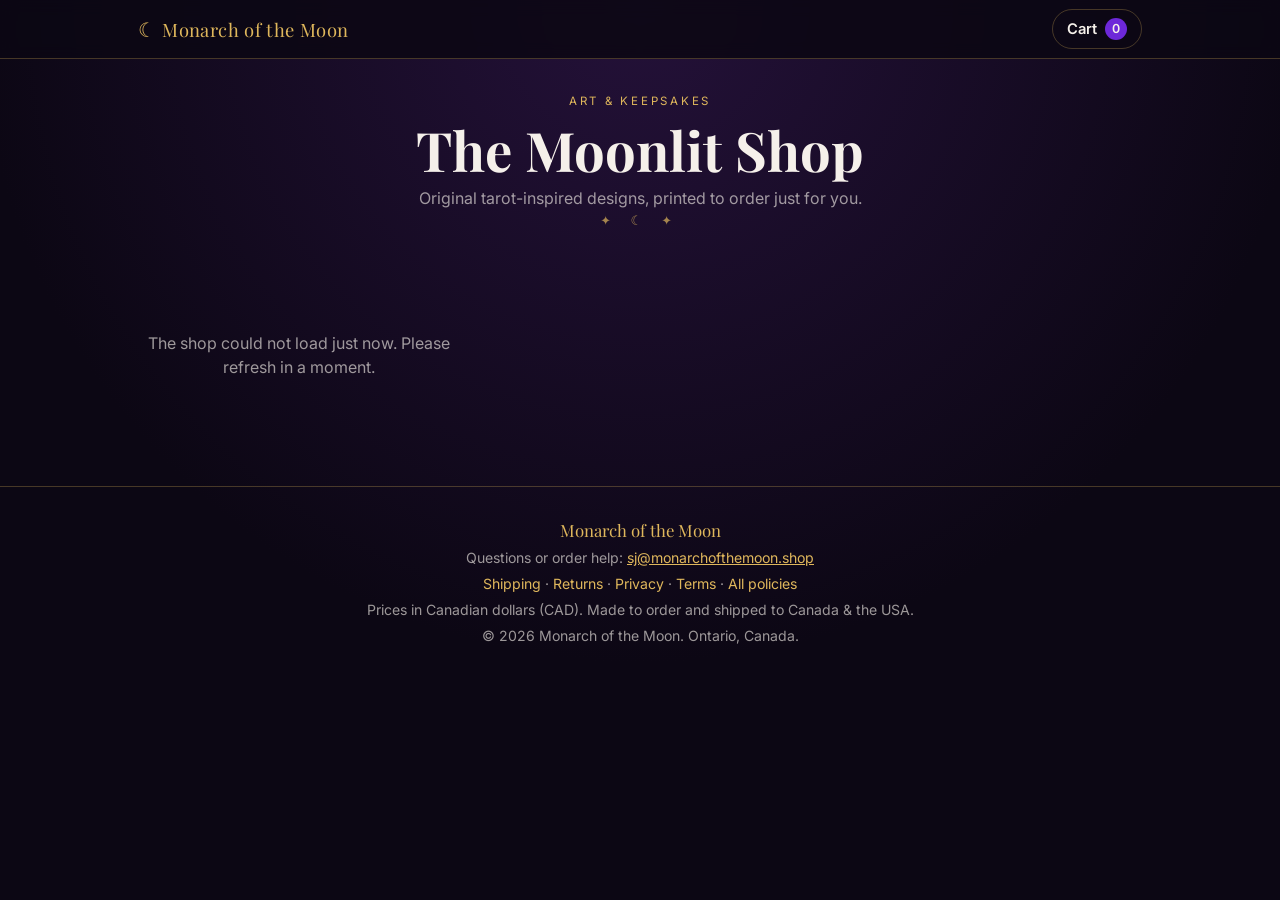
<file: index.html>
<!DOCTYPE html>
<html lang="en">
<head>
<meta charset="UTF-8">
<meta name="viewport" content="width=device-width, initial-scale=1.0">
<title>Monarch of the Moon | Moonlit Tarot Art &amp; Keepsakes</title>
<meta name="description" content="Monarch of the Moon: tarot-inspired gothic art, stickers, wall tapestries and keepsakes, printed to order and shipped across Canada and the USA.">
<link rel="canonical" href="https://monarchofthemoon.shop/">
<meta property="og:type" content="website">
<meta property="og:site_name" content="Monarch of the Moon">
<meta property="og:title" content="Monarch of the Moon | Moonlit Tarot Art &amp; Keepsakes">
<meta property="og:description" content="Tarot-inspired gothic art, stickers and keepsakes, printed to order.">
<meta property="og:url" content="https://monarchofthemoon.shop/">
<meta name="theme-color" content="#0c0714">
<link rel="icon" href="data:image/svg+xml,%3Csvg xmlns=%22http://www.w3.org/2000/svg%22 viewBox=%220 0 100 100%22%3E%3Ctext y=%22.9em%22 font-size=%2290%22%3E%F0%9F%8C%99%3C/text%3E%3C/svg%3E">
<link rel="preconnect" href="https://api.monarchofthemoon.shop" crossorigin>
<link rel="preconnect" href="https://fonts.googleapis.com">
<link rel="preconnect" href="https://fonts.gstatic.com" crossorigin>
<link href="https://fonts.googleapis.com/css2?family=Playfair+Display:wght@700&amp;family=Inter:wght@400;500;600;700&amp;display=swap" rel="stylesheet">
<link rel="stylesheet" href="shop.css?v=4">
<script src="shop.js?v=5" defer></script>
</head>
<body data-page="grid">
<header class="top"><div class="wrap"><a class="brand" href="./"><span>&#9790;</span>Monarch of the Moon</a><a class="cartlink" href="cart.html">Cart <span class="count" data-count>0</span></a></div></header>
<main class="wrap">
<section class="hero"><p class="eyebrow gold">Art &amp; keepsakes</p><h1 class="serif">The Moonlit Shop</h1>
<p class="muted">Original tarot-inspired designs, printed to order just for you.</p><p class="stars">&#10022; &#9790; &#10022;</p></section>
<div class="grid" id="grid" aria-live="polite"></div>
</main>
<footer class="muted"><div class="wrap">
<p class="serif gold" style="font-size:1.05rem">Monarch of the Moon</p>
<p>Questions or order help: <a href="mailto:sj@monarchofthemoon.shop">sj@monarchofthemoon.shop</a></p>
<p class="links"><a href="/legal/shipping.html">Shipping</a> &middot; <a href="/legal/returns.html">Returns</a> &middot; <a href="/legal/privacy.html">Privacy</a> &middot; <a href="/legal/terms.html">Terms</a> &middot; <a href="/legal/">All policies</a></p>
<p>Prices in Canadian dollars (CAD). Made to order and shipped to Canada &amp; the USA.</p>
<p>&copy; 2026 Monarch of the Moon. Ontario, Canada.</p>
</div></footer>
</body>
</html>
</file>
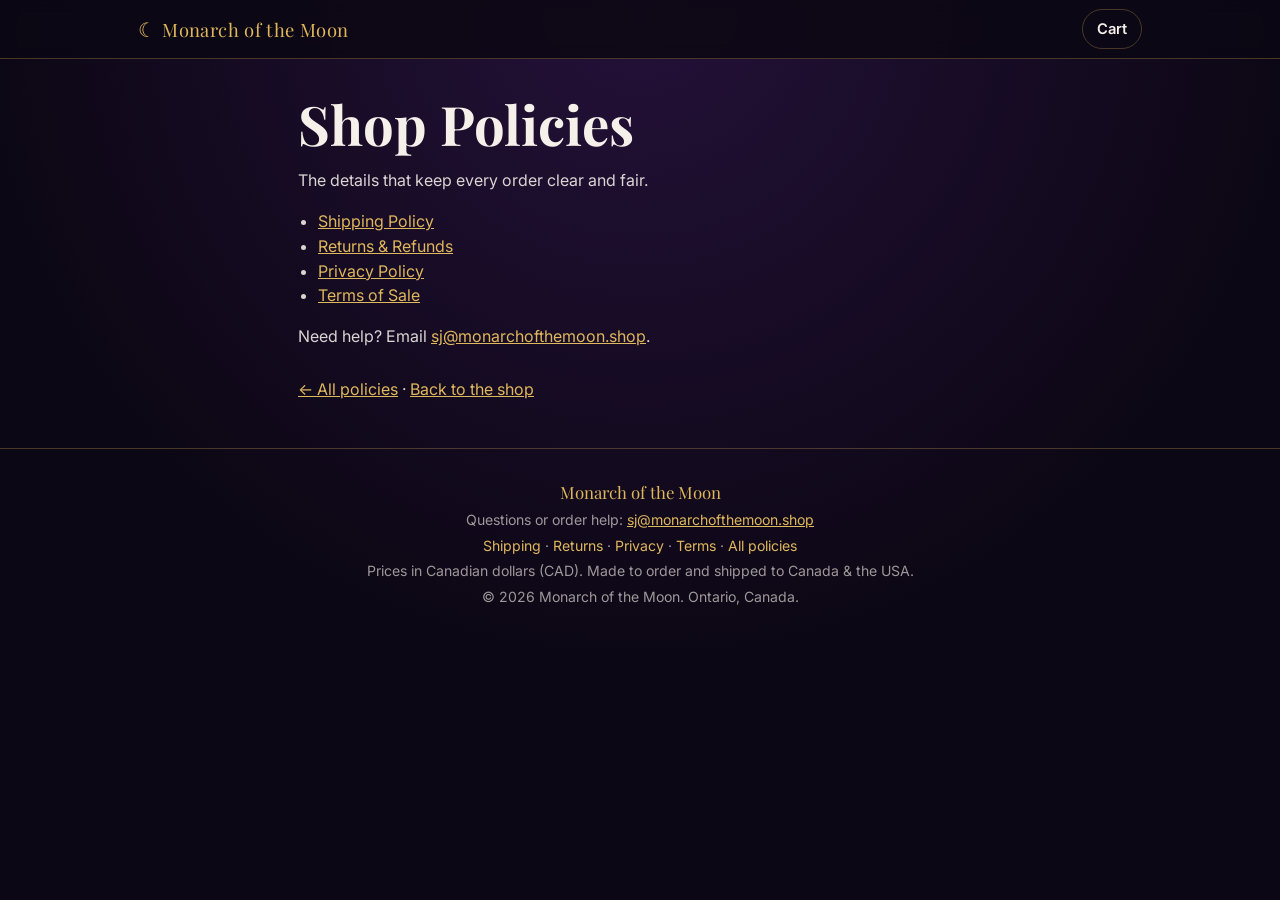
<file: legal/index.html>
<!DOCTYPE html>
<html lang="en">
<head>
<meta charset="UTF-8">
<meta name="viewport" content="width=device-width, initial-scale=1.0">
<title>Shop Policies | Monarch of the Moon</title>
<meta name="description" content="Shipping, returns, privacy and terms for Monarch of the Moon.">
<link rel="canonical" href="https://monarchofthemoon.shop/legal/">
<meta name="theme-color" content="#0c0714">
<link rel="icon" href="data:image/svg+xml,%3Csvg xmlns=%22http://www.w3.org/2000/svg%22 viewBox=%220 0 100 100%22%3E%3Ctext y=%22.9em%22 font-size=%2290%22%3E%F0%9F%8C%99%3C/text%3E%3C/svg%3E">
<link href="https://fonts.googleapis.com/css2?family=Playfair+Display:wght@700&amp;family=Inter:wght@400;500;600;700&amp;display=swap" rel="stylesheet">
<link rel="stylesheet" href="/shop.css?v=4">
<style>.doc{max-width:720px;margin:0 auto;padding:26px 18px 10px}.doc h1{margin:10px 0 4px}.doc h2{font-family:"Playfair Display",Georgia,serif;color:var(--gold);font-size:1.25rem;margin:26px 0 6px}.doc p,.doc li{color:rgba(245,240,234,.88)}.doc ul{padding-left:20px}.doc a{color:var(--gold)}</style>
</head>
<body>
<header class="top"><div class="wrap"><a class="brand" href="/"><span>&#9790;</span>Monarch of the Moon</a><a class="cartlink" href="/cart.html">Cart</a></div></header>
<main class="doc">
<h1 class="serif">Shop Policies</h1>
<p>The details that keep every order clear and fair.</p><ul>
<li><a href="/legal/shipping.html">Shipping Policy</a></li><li><a href="/legal/returns.html">Returns &amp; Refunds</a></li><li><a href="/legal/privacy.html">Privacy Policy</a></li><li><a href="/legal/terms.html">Terms of Sale</a></li></ul>
<p>Need help? Email <a href="mailto:sj@monarchofthemoon.shop">sj@monarchofthemoon.shop</a>.</p>
<p style="margin-top:28px"><a href="/legal/">&larr; All policies</a> &middot; <a href="/">Back to the shop</a></p>
</main>
<footer class="muted"><div class="wrap">
<p class="serif gold" style="font-size:1.05rem">Monarch of the Moon</p>
<p>Questions or order help: <a href="mailto:sj@monarchofthemoon.shop">sj@monarchofthemoon.shop</a></p>
<p class="links"><a href="/legal/shipping.html">Shipping</a> &middot; <a href="/legal/returns.html">Returns</a> &middot; <a href="/legal/privacy.html">Privacy</a> &middot; <a href="/legal/terms.html">Terms</a> &middot; <a href="/legal/">All policies</a></p>
<p>Prices in Canadian dollars (CAD). Made to order and shipped to Canada &amp; the USA.</p>
<p>&copy; 2026 Monarch of the Moon. Ontario, Canada.</p>
</div></footer>
</body>
</html>
</file>
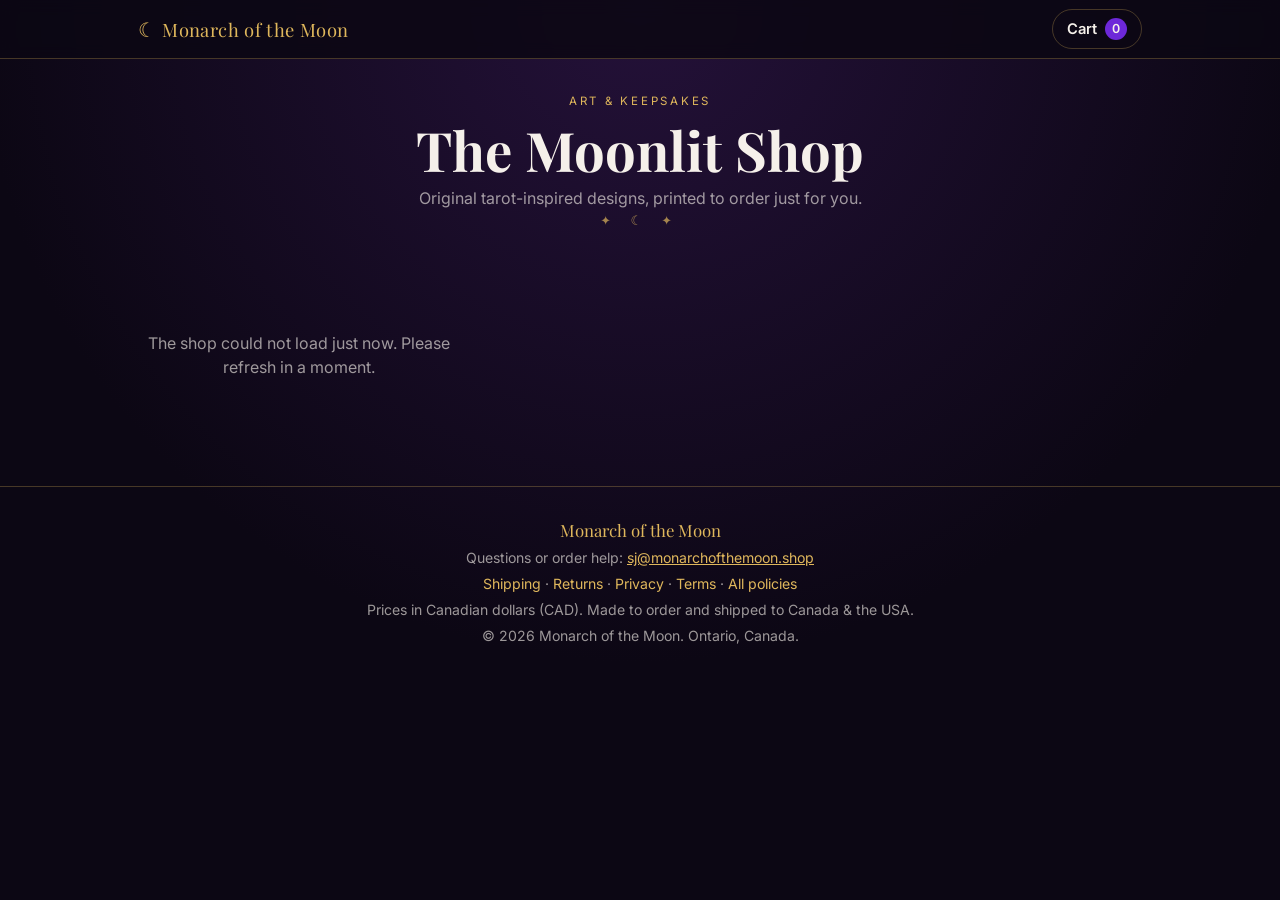
<file: shop/index.html>
<!DOCTYPE html>
<html lang="en"><head><meta charset="UTF-8"><title>Monarch of the Moon</title>
<meta name="robots" content="noindex, follow">
<link rel="canonical" href="https://monarchofthemoon.shop/">
<script>location.replace("/"+location.search+location.hash)</script>
<meta http-equiv="refresh" content="0; url=/">
</head><body><p><a href="/">Continue to Monarch of the Moon</a></p></body></html>
</file>
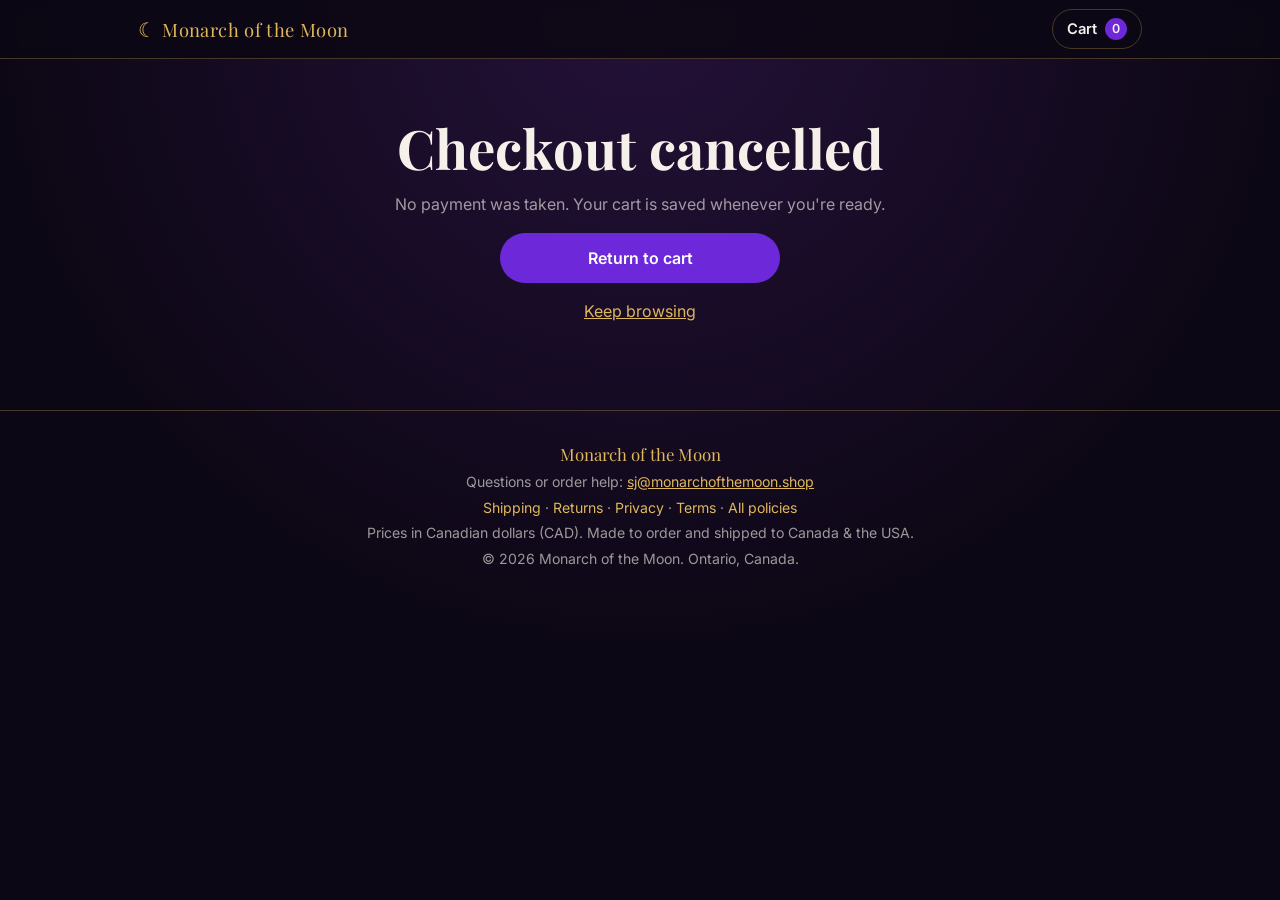
<file: cancel.html>
<!DOCTYPE html>
<html lang="en">
<head>
<meta charset="UTF-8">
<meta name="viewport" content="width=device-width, initial-scale=1.0">
<title>Checkout cancelled | Monarch of the Moon</title>
<meta name="robots" content="noindex, follow">
<meta name="description" content="Monarch of the Moon shop: tarot-inspired art, stickers and keepsakes.">
<meta name="theme-color" content="#0c0714">
<link rel="icon" href="data:image/svg+xml,%3Csvg xmlns=%22http://www.w3.org/2000/svg%22 viewBox=%220 0 100 100%22%3E%3Ctext y=%22.9em%22 font-size=%2290%22%3E%F0%9F%8C%99%3C/text%3E%3C/svg%3E">
<link rel="preconnect" href="https://api.monarchofthemoon.shop" crossorigin>
<link rel="preconnect" href="https://fonts.googleapis.com">
<link rel="preconnect" href="https://fonts.gstatic.com" crossorigin>
<link href="https://fonts.googleapis.com/css2?family=Playfair+Display:wght@700&amp;family=Inter:wght@400;500;600;700&amp;display=swap" rel="stylesheet">
<link rel="stylesheet" href="shop.css?v=4">
<script src="shop.js?v=5" defer></script>
</head>
<body data-page="cancel">
<header class="top"><div class="wrap"><a class="brand" href="./"><span>&#9790;</span>Monarch of the Moon</a><a class="cartlink" href="cart.html">Cart <span class="count" data-count>0</span></a></div></header>
<main class="wrap" style="max-width:600px"><div class="center"><h1 class="serif">Checkout cancelled</h1><p class="muted">No payment was taken. Your cart is saved whenever you're ready.</p>
<p><a class="btn" style="max-width:280px" href="cart.html">Return to cart</a></p><p><a class="gold" href="./">Keep browsing</a></p></div></main>
<footer class="muted"><div class="wrap">
<p class="serif gold" style="font-size:1.05rem">Monarch of the Moon</p>
<p>Questions or order help: <a href="mailto:sj@monarchofthemoon.shop">sj@monarchofthemoon.shop</a></p>
<p class="links"><a href="/legal/shipping.html">Shipping</a> &middot; <a href="/legal/returns.html">Returns</a> &middot; <a href="/legal/privacy.html">Privacy</a> &middot; <a href="/legal/terms.html">Terms</a> &middot; <a href="/legal/">All policies</a></p>
<p>Prices in Canadian dollars (CAD). Made to order and shipped to Canada &amp; the USA.</p>
<p>&copy; 2026 Monarch of the Moon. Ontario, Canada.</p>
</div></footer>
</body>
</html>
</file>
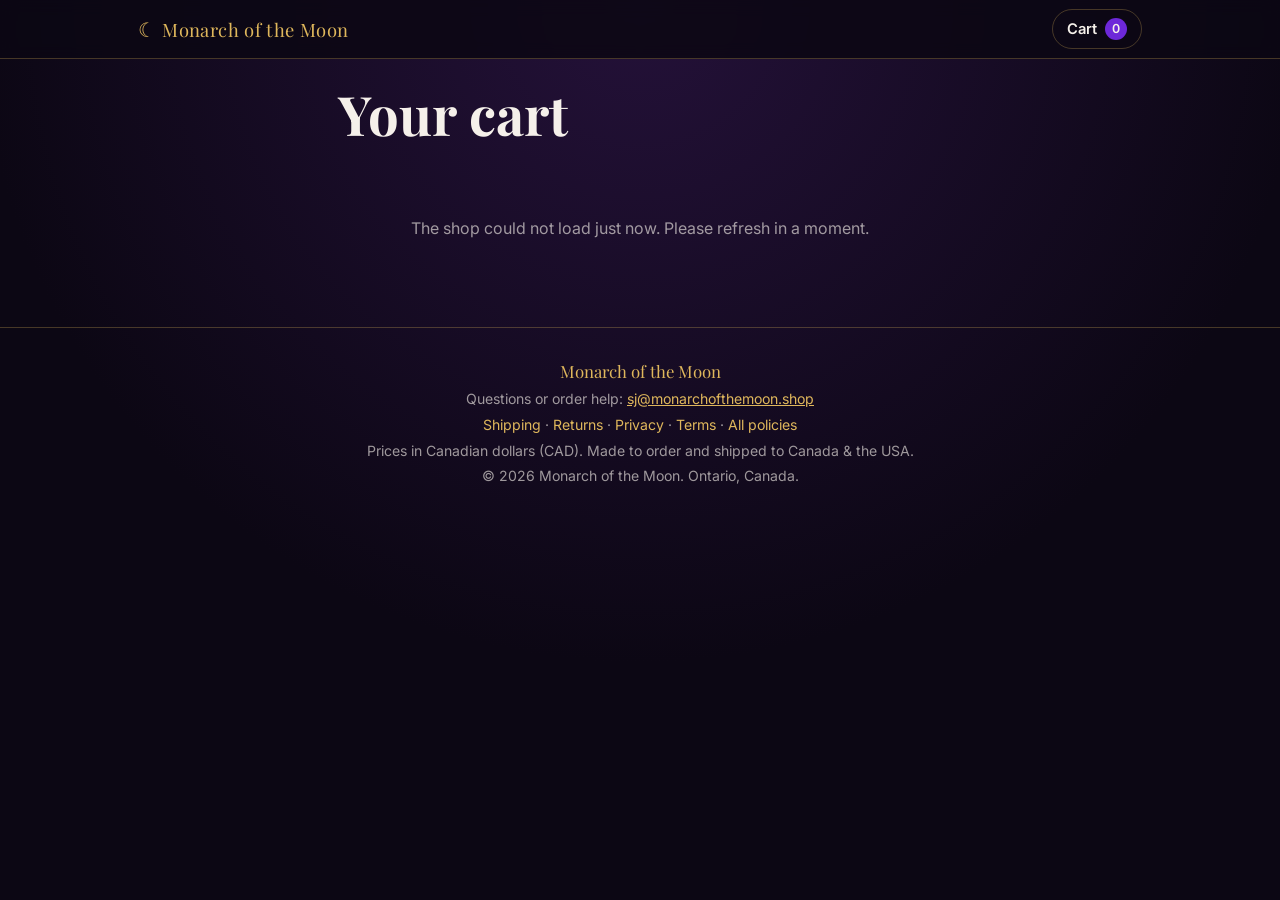
<file: cart.html>
<!DOCTYPE html>
<html lang="en">
<head>
<meta charset="UTF-8">
<meta name="viewport" content="width=device-width, initial-scale=1.0">
<title>Cart | Monarch of the Moon</title>
<meta name="robots" content="noindex, follow">
<meta name="description" content="Monarch of the Moon shop: tarot-inspired art, stickers and keepsakes.">
<meta name="theme-color" content="#0c0714">
<link rel="icon" href="data:image/svg+xml,%3Csvg xmlns=%22http://www.w3.org/2000/svg%22 viewBox=%220 0 100 100%22%3E%3Ctext y=%22.9em%22 font-size=%2290%22%3E%F0%9F%8C%99%3C/text%3E%3C/svg%3E">
<link rel="preconnect" href="https://api.monarchofthemoon.shop" crossorigin>
<link rel="preconnect" href="https://fonts.googleapis.com">
<link rel="preconnect" href="https://fonts.gstatic.com" crossorigin>
<link href="https://fonts.googleapis.com/css2?family=Playfair+Display:wght@700&amp;family=Inter:wght@400;500;600;700&amp;display=swap" rel="stylesheet">
<link rel="stylesheet" href="shop.css?v=4">
<script src="shop.js?v=5" defer></script>
</head>
<body data-page="cart">
<header class="top"><div class="wrap"><a class="brand" href="./"><span>&#9790;</span>Monarch of the Moon</a><a class="cartlink" href="cart.html">Cart <span class="count" data-count>0</span></a></div></header>
<main class="wrap" style="max-width:640px"><h1 class="serif" style="margin-top:26px">Your cart</h1><div id="cart"></div></main>
<footer class="muted"><div class="wrap">
<p class="serif gold" style="font-size:1.05rem">Monarch of the Moon</p>
<p>Questions or order help: <a href="mailto:sj@monarchofthemoon.shop">sj@monarchofthemoon.shop</a></p>
<p class="links"><a href="/legal/shipping.html">Shipping</a> &middot; <a href="/legal/returns.html">Returns</a> &middot; <a href="/legal/privacy.html">Privacy</a> &middot; <a href="/legal/terms.html">Terms</a> &middot; <a href="/legal/">All policies</a></p>
<p>Prices in Canadian dollars (CAD). Made to order and shipped to Canada &amp; the USA.</p>
<p>&copy; 2026 Monarch of the Moon. Ontario, Canada.</p>
</div></footer>
</body>
</html>
</file>
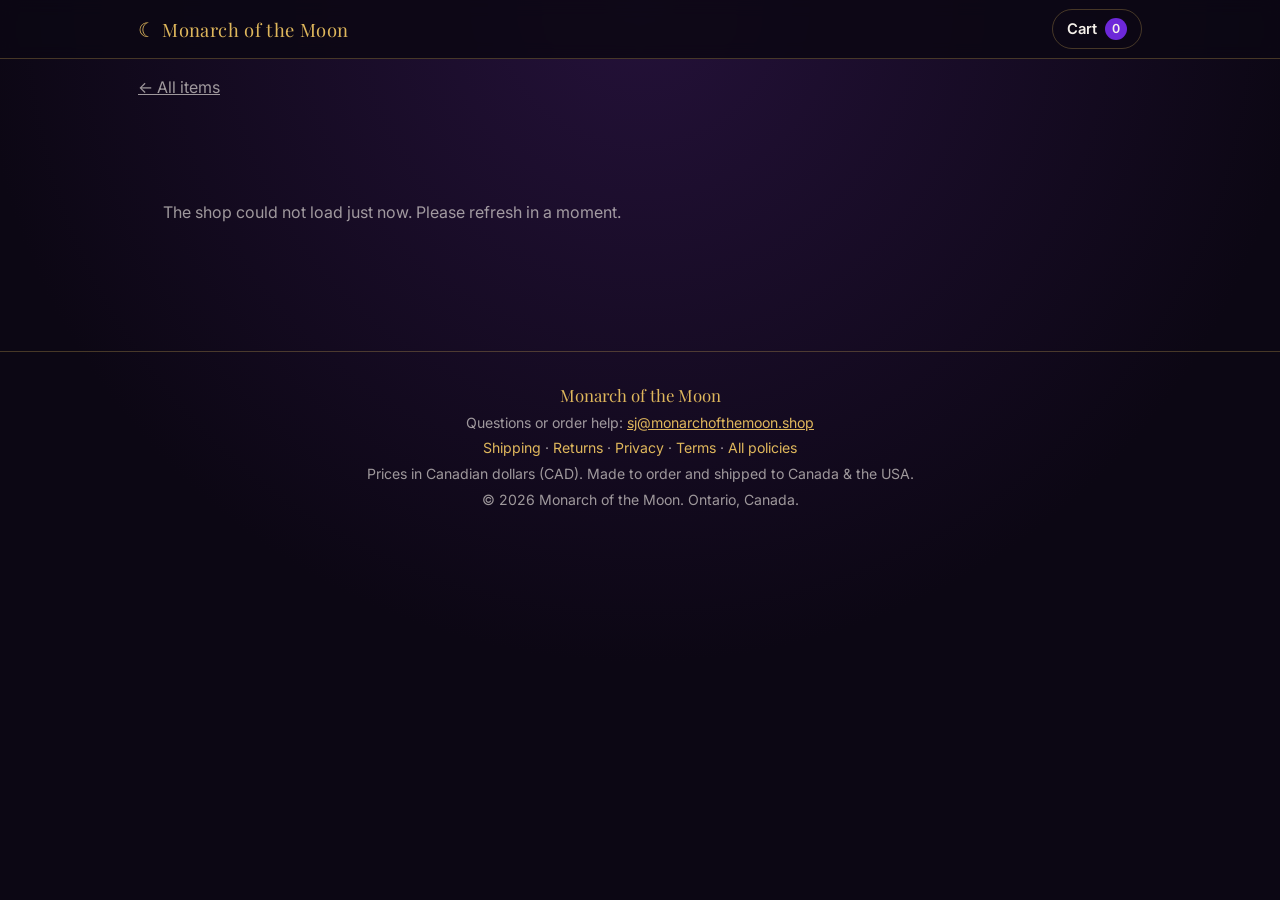
<file: product.html>
<!DOCTYPE html>
<html lang="en">
<head>
<meta charset="UTF-8">
<meta name="viewport" content="width=device-width, initial-scale=1.0">
<title>Monarch of the Moon</title>
<meta name="description" content="Monarch of the Moon shop: tarot-inspired art, stickers and keepsakes.">
<meta name="theme-color" content="#0c0714">
<link rel="icon" href="data:image/svg+xml,%3Csvg xmlns=%22http://www.w3.org/2000/svg%22 viewBox=%220 0 100 100%22%3E%3Ctext y=%22.9em%22 font-size=%2290%22%3E%F0%9F%8C%99%3C/text%3E%3C/svg%3E">
<link rel="preconnect" href="https://api.monarchofthemoon.shop" crossorigin>
<link rel="preconnect" href="https://fonts.googleapis.com">
<link rel="preconnect" href="https://fonts.gstatic.com" crossorigin>
<link href="https://fonts.googleapis.com/css2?family=Playfair+Display:wght@700&amp;family=Inter:wght@400;500;600;700&amp;display=swap" rel="stylesheet">
<link rel="stylesheet" href="shop.css?v=4">
<script src="shop.js?v=5" defer></script>
</head>
<body data-page="product">
<header class="top"><div class="wrap"><a class="brand" href="./"><span>&#9790;</span>Monarch of the Moon</a><a class="cartlink" href="cart.html">Cart <span class="count" data-count>0</span></a></div></header>
<main class="wrap"><p style="margin:16px 0 0"><a class="muted" href="./">&larr; All items</a></p><div class="product" id="product"></div></main>
<footer class="muted"><div class="wrap">
<p class="serif gold" style="font-size:1.05rem">Monarch of the Moon</p>
<p>Questions or order help: <a href="mailto:sj@monarchofthemoon.shop">sj@monarchofthemoon.shop</a></p>
<p class="links"><a href="/legal/shipping.html">Shipping</a> &middot; <a href="/legal/returns.html">Returns</a> &middot; <a href="/legal/privacy.html">Privacy</a> &middot; <a href="/legal/terms.html">Terms</a> &middot; <a href="/legal/">All policies</a></p>
<p>Prices in Canadian dollars (CAD). Made to order and shipped to Canada &amp; the USA.</p>
<p>&copy; 2026 Monarch of the Moon. Ontario, Canada.</p>
</div></footer>
</body>
</html>
</file>
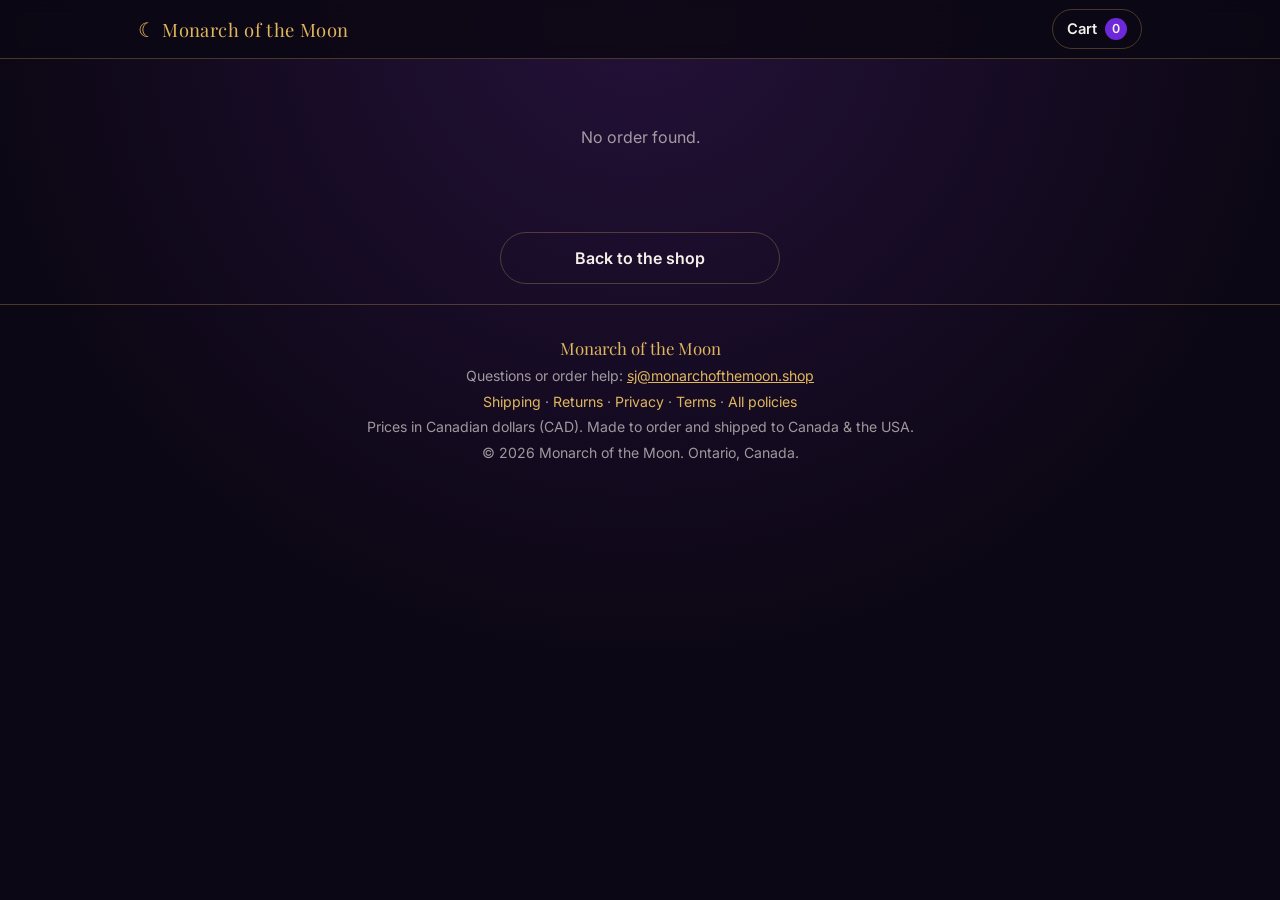
<file: success.html>
<!DOCTYPE html>
<html lang="en">
<head>
<meta charset="UTF-8">
<meta name="viewport" content="width=device-width, initial-scale=1.0">
<title>Thank you | Monarch of the Moon</title>
<meta name="robots" content="noindex, follow">
<meta name="description" content="Monarch of the Moon shop: tarot-inspired art, stickers and keepsakes.">
<meta name="theme-color" content="#0c0714">
<link rel="icon" href="data:image/svg+xml,%3Csvg xmlns=%22http://www.w3.org/2000/svg%22 viewBox=%220 0 100 100%22%3E%3Ctext y=%22.9em%22 font-size=%2290%22%3E%F0%9F%8C%99%3C/text%3E%3C/svg%3E">
<link rel="preconnect" href="https://api.monarchofthemoon.shop" crossorigin>
<link rel="preconnect" href="https://fonts.googleapis.com">
<link rel="preconnect" href="https://fonts.gstatic.com" crossorigin>
<link href="https://fonts.googleapis.com/css2?family=Playfair+Display:wght@700&amp;family=Inter:wght@400;500;600;700&amp;display=swap" rel="stylesheet">
<link rel="stylesheet" href="shop.css?v=4">
<script src="shop.js?v=5" defer></script>
</head>
<body data-page="success">
<header class="top"><div class="wrap"><a class="brand" href="./"><span>&#9790;</span>Monarch of the Moon</a><a class="cartlink" href="cart.html">Cart <span class="count" data-count>0</span></a></div></header>
<main class="wrap" style="max-width:600px"><div class="center" id="done"><p class="muted">Loading your order&hellip;</p></div><p style="text-align:center"><a class="btn ghost" style="max-width:280px" href="./">Back to the shop</a></p></main>
<footer class="muted"><div class="wrap">
<p class="serif gold" style="font-size:1.05rem">Monarch of the Moon</p>
<p>Questions or order help: <a href="mailto:sj@monarchofthemoon.shop">sj@monarchofthemoon.shop</a></p>
<p class="links"><a href="/legal/shipping.html">Shipping</a> &middot; <a href="/legal/returns.html">Returns</a> &middot; <a href="/legal/privacy.html">Privacy</a> &middot; <a href="/legal/terms.html">Terms</a> &middot; <a href="/legal/">All policies</a></p>
<p>Prices in Canadian dollars (CAD). Made to order and shipped to Canada &amp; the USA.</p>
<p>&copy; 2026 Monarch of the Moon. Ontario, Canada.</p>
</div></footer>
</body>
</html>
</file>
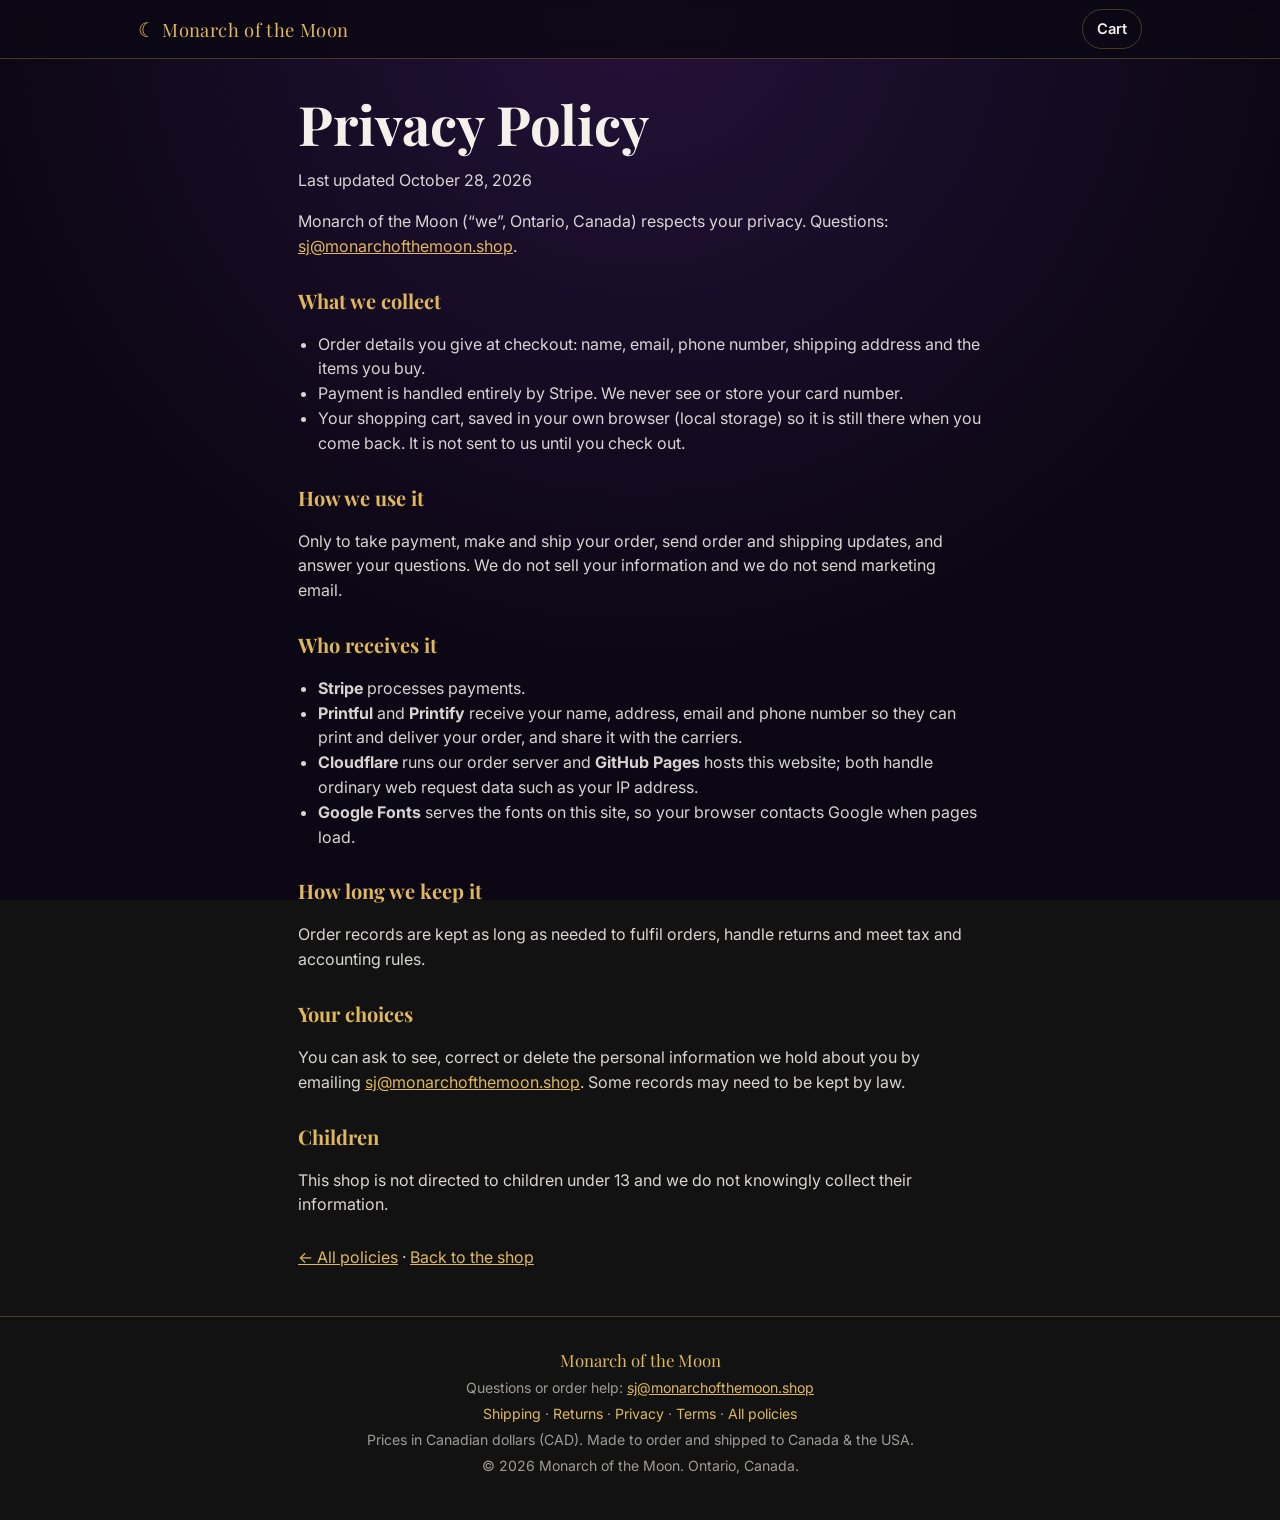
<file: legal/privacy.html>
<!DOCTYPE html>
<html lang="en">
<head>
<meta charset="UTF-8">
<meta name="viewport" content="width=device-width, initial-scale=1.0">
<title>Privacy Policy | Monarch of the Moon</title>
<meta name="description" content="What information Monarch of the Moon collects and how it is used.">
<link rel="canonical" href="https://monarchofthemoon.shop/legal/privacy.html">
<meta name="theme-color" content="#0c0714">
<link rel="icon" href="data:image/svg+xml,%3Csvg xmlns=%22http://www.w3.org/2000/svg%22 viewBox=%220 0 100 100%22%3E%3Ctext y=%22.9em%22 font-size=%2290%22%3E%F0%9F%8C%99%3C/text%3E%3C/svg%3E">
<link href="https://fonts.googleapis.com/css2?family=Playfair+Display:wght@700&amp;family=Inter:wght@400;500;600;700&amp;display=swap" rel="stylesheet">
<link rel="stylesheet" href="/shop.css?v=4">
<style>.doc{max-width:720px;margin:0 auto;padding:26px 18px 10px}.doc h1{margin:10px 0 4px}.doc h2{font-family:"Playfair Display",Georgia,serif;color:var(--gold);font-size:1.25rem;margin:26px 0 6px}.doc p,.doc li{color:rgba(245,240,234,.88)}.doc ul{padding-left:20px}.doc a{color:var(--gold)}</style>
</head>
<body>
<header class="top"><div class="wrap"><a class="brand" href="/"><span>&#9790;</span>Monarch of the Moon</a><a class="cartlink" href="/cart.html">Cart</a></div></header>
<main class="doc">
<h1 class="serif">Privacy Policy</h1>
<p class="muted">Last updated October 28, 2026</p>

<p>Monarch of the Moon (&ldquo;we&rdquo;, Ontario, Canada) respects your privacy. Questions: <a href="mailto:sj@monarchofthemoon.shop">sj@monarchofthemoon.shop</a>.</p>
<h2>What we collect</h2><ul><li>Order details you give at checkout: name, email, phone number, shipping address and the items you buy.</li><li>Payment is handled entirely by Stripe. We never see or store your card number.</li><li>Your shopping cart, saved in your own browser (local storage) so it is still there when you come back. It is not sent to us until you check out.</li></ul>
<h2>How we use it</h2><p>Only to take payment, make and ship your order, send order and shipping updates, and answer your questions. We do not sell your information and we do not send marketing email.</p>
<h2>Who receives it</h2><ul><li><strong>Stripe</strong> processes payments.</li><li><strong>Printful</strong> and <strong>Printify</strong> receive your name, address, email and phone number so they can print and deliver your order, and share it with the carriers.</li><li><strong>Cloudflare</strong> runs our order server and <strong>GitHub Pages</strong> hosts this website; both handle ordinary web request data such as your IP address.</li><li><strong>Google Fonts</strong> serves the fonts on this site, so your browser contacts Google when pages load.</li></ul>
<h2>How long we keep it</h2><p>Order records are kept as long as needed to fulfil orders, handle returns and meet tax and accounting rules.</p>
<h2>Your choices</h2><p>You can ask to see, correct or delete the personal information we hold about you by emailing <a href="mailto:sj@monarchofthemoon.shop">sj@monarchofthemoon.shop</a>. Some records may need to be kept by law.</p>
<h2>Children</h2><p>This shop is not directed to children under 13 and we do not knowingly collect their information.</p>
<p style="margin-top:28px"><a href="/legal/">&larr; All policies</a> &middot; <a href="/">Back to the shop</a></p>
</main>
<footer class="muted"><div class="wrap">
<p class="serif gold" style="font-size:1.05rem">Monarch of the Moon</p>
<p>Questions or order help: <a href="mailto:sj@monarchofthemoon.shop">sj@monarchofthemoon.shop</a></p>
<p class="links"><a href="/legal/shipping.html">Shipping</a> &middot; <a href="/legal/returns.html">Returns</a> &middot; <a href="/legal/privacy.html">Privacy</a> &middot; <a href="/legal/terms.html">Terms</a> &middot; <a href="/legal/">All policies</a></p>
<p>Prices in Canadian dollars (CAD). Made to order and shipped to Canada &amp; the USA.</p>
<p>&copy; 2026 Monarch of the Moon. Ontario, Canada.</p>
</div></footer>
</body>
</html>
</file>
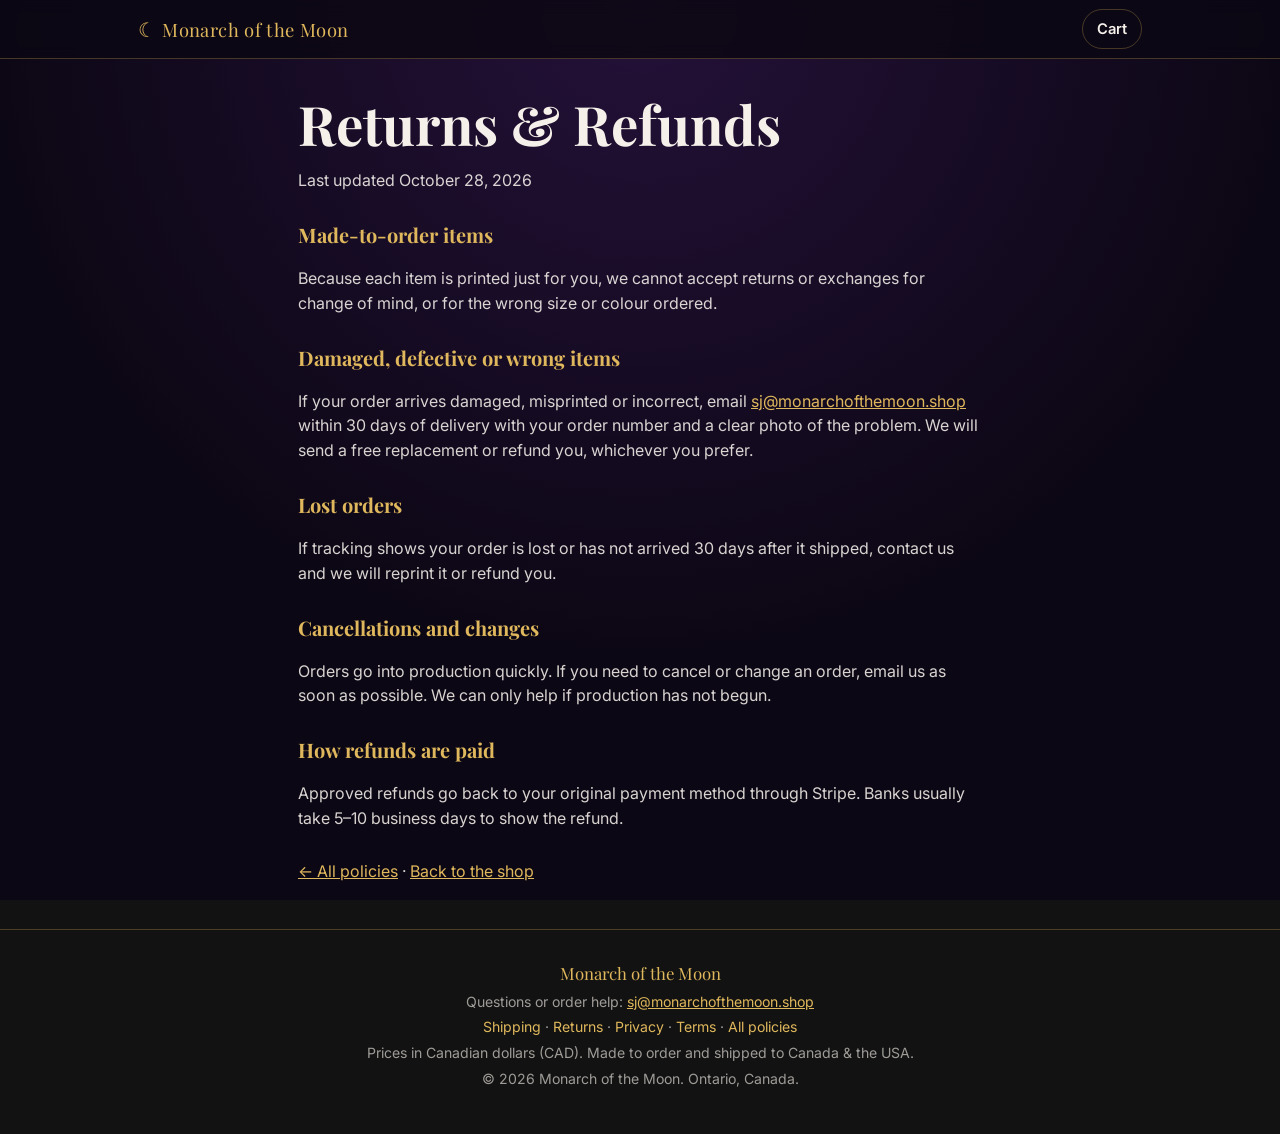
<file: legal/returns.html>
<!DOCTYPE html>
<html lang="en">
<head>
<meta charset="UTF-8">
<meta name="viewport" content="width=device-width, initial-scale=1.0">
<title>Returns &amp; Refunds | Monarch of the Moon</title>
<meta name="description" content="Returns, exchanges and refunds for Monarch of the Moon orders.">
<link rel="canonical" href="https://monarchofthemoon.shop/legal/returns.html">
<meta name="theme-color" content="#0c0714">
<link rel="icon" href="data:image/svg+xml,%3Csvg xmlns=%22http://www.w3.org/2000/svg%22 viewBox=%220 0 100 100%22%3E%3Ctext y=%22.9em%22 font-size=%2290%22%3E%F0%9F%8C%99%3C/text%3E%3C/svg%3E">
<link href="https://fonts.googleapis.com/css2?family=Playfair+Display:wght@700&amp;family=Inter:wght@400;500;600;700&amp;display=swap" rel="stylesheet">
<link rel="stylesheet" href="/shop.css?v=4">
<style>.doc{max-width:720px;margin:0 auto;padding:26px 18px 10px}.doc h1{margin:10px 0 4px}.doc h2{font-family:"Playfair Display",Georgia,serif;color:var(--gold);font-size:1.25rem;margin:26px 0 6px}.doc p,.doc li{color:rgba(245,240,234,.88)}.doc ul{padding-left:20px}.doc a{color:var(--gold)}</style>
</head>
<body>
<header class="top"><div class="wrap"><a class="brand" href="/"><span>&#9790;</span>Monarch of the Moon</a><a class="cartlink" href="/cart.html">Cart</a></div></header>
<main class="doc">
<h1 class="serif">Returns &amp; Refunds</h1>
<p class="muted">Last updated October 28, 2026</p>

<h2>Made-to-order items</h2><p>Because each item is printed just for you, we cannot accept returns or exchanges for change of mind, or for the wrong size or colour ordered.</p>
<h2>Damaged, defective or wrong items</h2><p>If your order arrives damaged, misprinted or incorrect, email <a href="mailto:sj@monarchofthemoon.shop">sj@monarchofthemoon.shop</a> within 30 days of delivery with your order number and a clear photo of the problem. We will send a free replacement or refund you, whichever you prefer.</p>
<h2>Lost orders</h2><p>If tracking shows your order is lost or has not arrived 30 days after it shipped, contact us and we will reprint it or refund you.</p>
<h2>Cancellations and changes</h2><p>Orders go into production quickly. If you need to cancel or change an order, email us as soon as possible. We can only help if production has not begun.</p>
<h2>How refunds are paid</h2><p>Approved refunds go back to your original payment method through Stripe. Banks usually take 5&ndash;10 business days to show the refund.</p>
<p style="margin-top:28px"><a href="/legal/">&larr; All policies</a> &middot; <a href="/">Back to the shop</a></p>
</main>
<footer class="muted"><div class="wrap">
<p class="serif gold" style="font-size:1.05rem">Monarch of the Moon</p>
<p>Questions or order help: <a href="mailto:sj@monarchofthemoon.shop">sj@monarchofthemoon.shop</a></p>
<p class="links"><a href="/legal/shipping.html">Shipping</a> &middot; <a href="/legal/returns.html">Returns</a> &middot; <a href="/legal/privacy.html">Privacy</a> &middot; <a href="/legal/terms.html">Terms</a> &middot; <a href="/legal/">All policies</a></p>
<p>Prices in Canadian dollars (CAD). Made to order and shipped to Canada &amp; the USA.</p>
<p>&copy; 2026 Monarch of the Moon. Ontario, Canada.</p>
</div></footer>
</body>
</html>
</file>
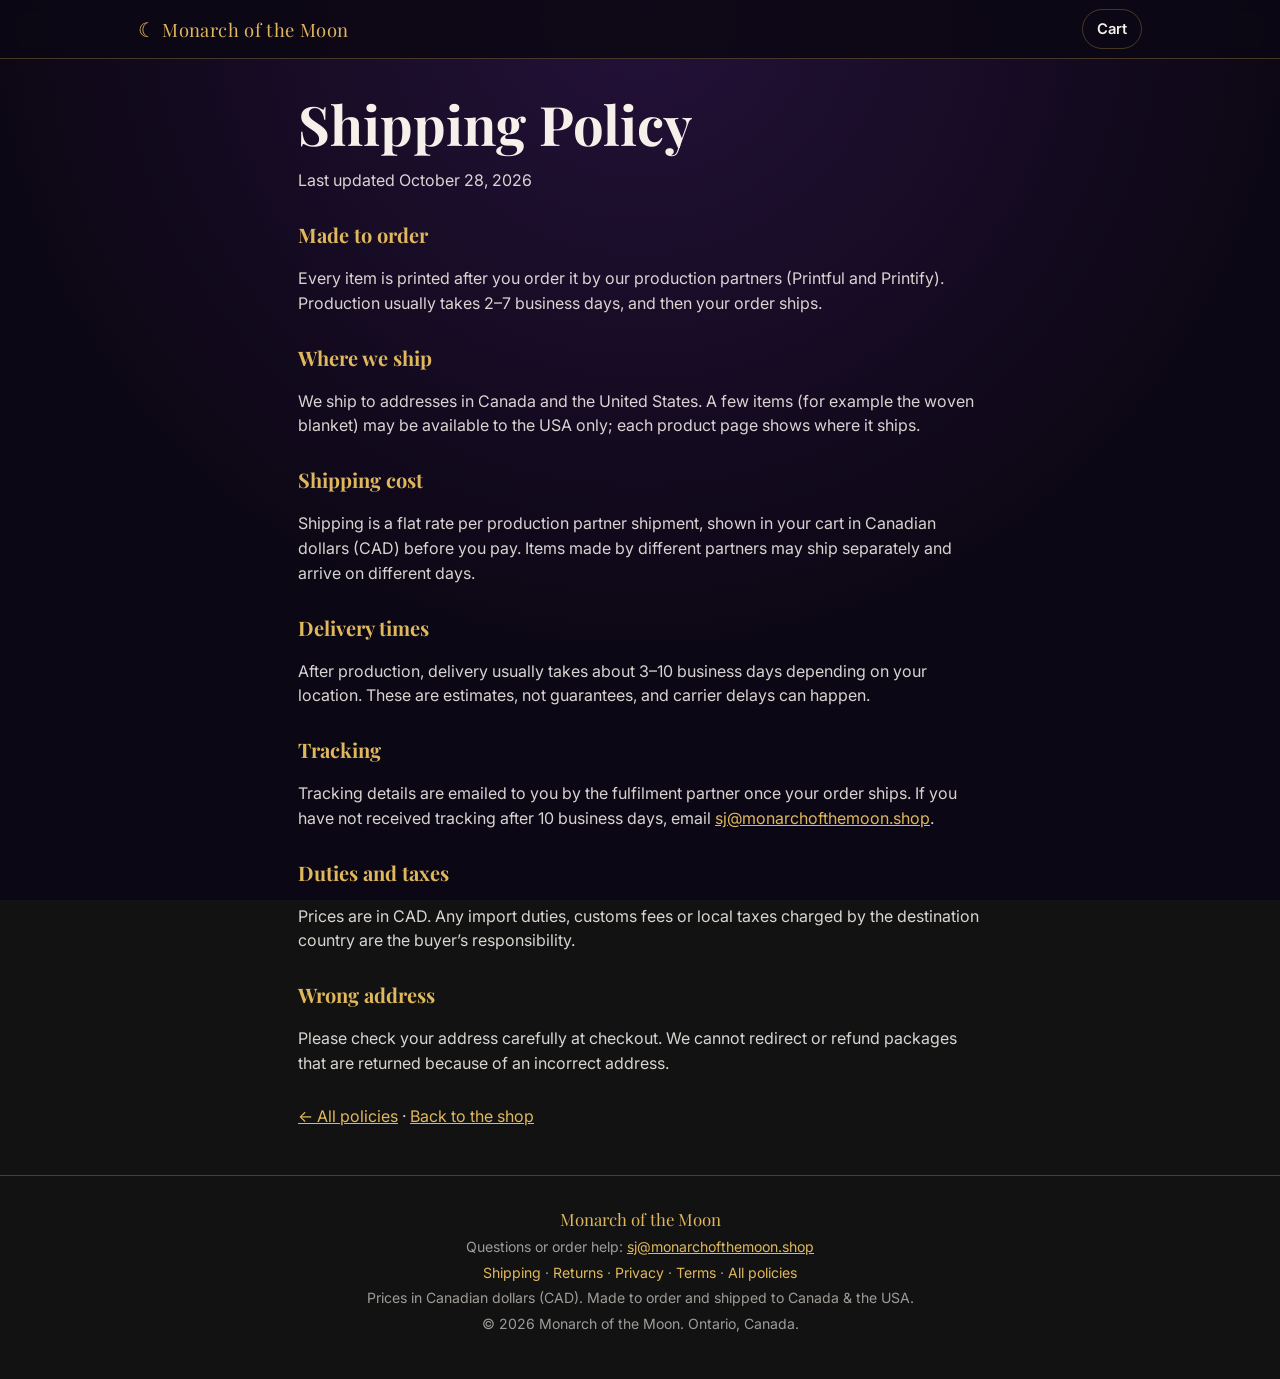
<file: legal/shipping.html>
<!DOCTYPE html>
<html lang="en">
<head>
<meta charset="UTF-8">
<meta name="viewport" content="width=device-width, initial-scale=1.0">
<title>Shipping Policy | Monarch of the Moon</title>
<meta name="description" content="How Monarch of the Moon orders are made and shipped to Canada and the USA.">
<link rel="canonical" href="https://monarchofthemoon.shop/legal/shipping.html">
<meta name="theme-color" content="#0c0714">
<link rel="icon" href="data:image/svg+xml,%3Csvg xmlns=%22http://www.w3.org/2000/svg%22 viewBox=%220 0 100 100%22%3E%3Ctext y=%22.9em%22 font-size=%2290%22%3E%F0%9F%8C%99%3C/text%3E%3C/svg%3E">
<link href="https://fonts.googleapis.com/css2?family=Playfair+Display:wght@700&amp;family=Inter:wght@400;500;600;700&amp;display=swap" rel="stylesheet">
<link rel="stylesheet" href="/shop.css?v=4">
<style>.doc{max-width:720px;margin:0 auto;padding:26px 18px 10px}.doc h1{margin:10px 0 4px}.doc h2{font-family:"Playfair Display",Georgia,serif;color:var(--gold);font-size:1.25rem;margin:26px 0 6px}.doc p,.doc li{color:rgba(245,240,234,.88)}.doc ul{padding-left:20px}.doc a{color:var(--gold)}</style>
</head>
<body>
<header class="top"><div class="wrap"><a class="brand" href="/"><span>&#9790;</span>Monarch of the Moon</a><a class="cartlink" href="/cart.html">Cart</a></div></header>
<main class="doc">
<h1 class="serif">Shipping Policy</h1>
<p class="muted">Last updated October 28, 2026</p>

<h2>Made to order</h2><p>Every item is printed after you order it by our production partners (Printful and Printify). Production usually takes 2&ndash;7 business days, and then your order ships.</p>
<h2>Where we ship</h2><p>We ship to addresses in Canada and the United States. A few items (for example the woven blanket) may be available to the USA only; each product page shows where it ships.</p>
<h2>Shipping cost</h2><p>Shipping is a flat rate per production partner shipment, shown in your cart in Canadian dollars (CAD) before you pay. Items made by different partners may ship separately and arrive on different days.</p>
<h2>Delivery times</h2><p>After production, delivery usually takes about 3&ndash;10 business days depending on your location. These are estimates, not guarantees, and carrier delays can happen.</p>
<h2>Tracking</h2><p>Tracking details are emailed to you by the fulfilment partner once your order ships. If you have not received tracking after 10 business days, email <a href="mailto:sj@monarchofthemoon.shop">sj@monarchofthemoon.shop</a>.</p>
<h2>Duties and taxes</h2><p>Prices are in CAD. Any import duties, customs fees or local taxes charged by the destination country are the buyer&rsquo;s responsibility.</p>
<h2>Wrong address</h2><p>Please check your address carefully at checkout. We cannot redirect or refund packages that are returned because of an incorrect address.</p>
<p style="margin-top:28px"><a href="/legal/">&larr; All policies</a> &middot; <a href="/">Back to the shop</a></p>
</main>
<footer class="muted"><div class="wrap">
<p class="serif gold" style="font-size:1.05rem">Monarch of the Moon</p>
<p>Questions or order help: <a href="mailto:sj@monarchofthemoon.shop">sj@monarchofthemoon.shop</a></p>
<p class="links"><a href="/legal/shipping.html">Shipping</a> &middot; <a href="/legal/returns.html">Returns</a> &middot; <a href="/legal/privacy.html">Privacy</a> &middot; <a href="/legal/terms.html">Terms</a> &middot; <a href="/legal/">All policies</a></p>
<p>Prices in Canadian dollars (CAD). Made to order and shipped to Canada &amp; the USA.</p>
<p>&copy; 2026 Monarch of the Moon. Ontario, Canada.</p>
</div></footer>
</body>
</html>
</file>
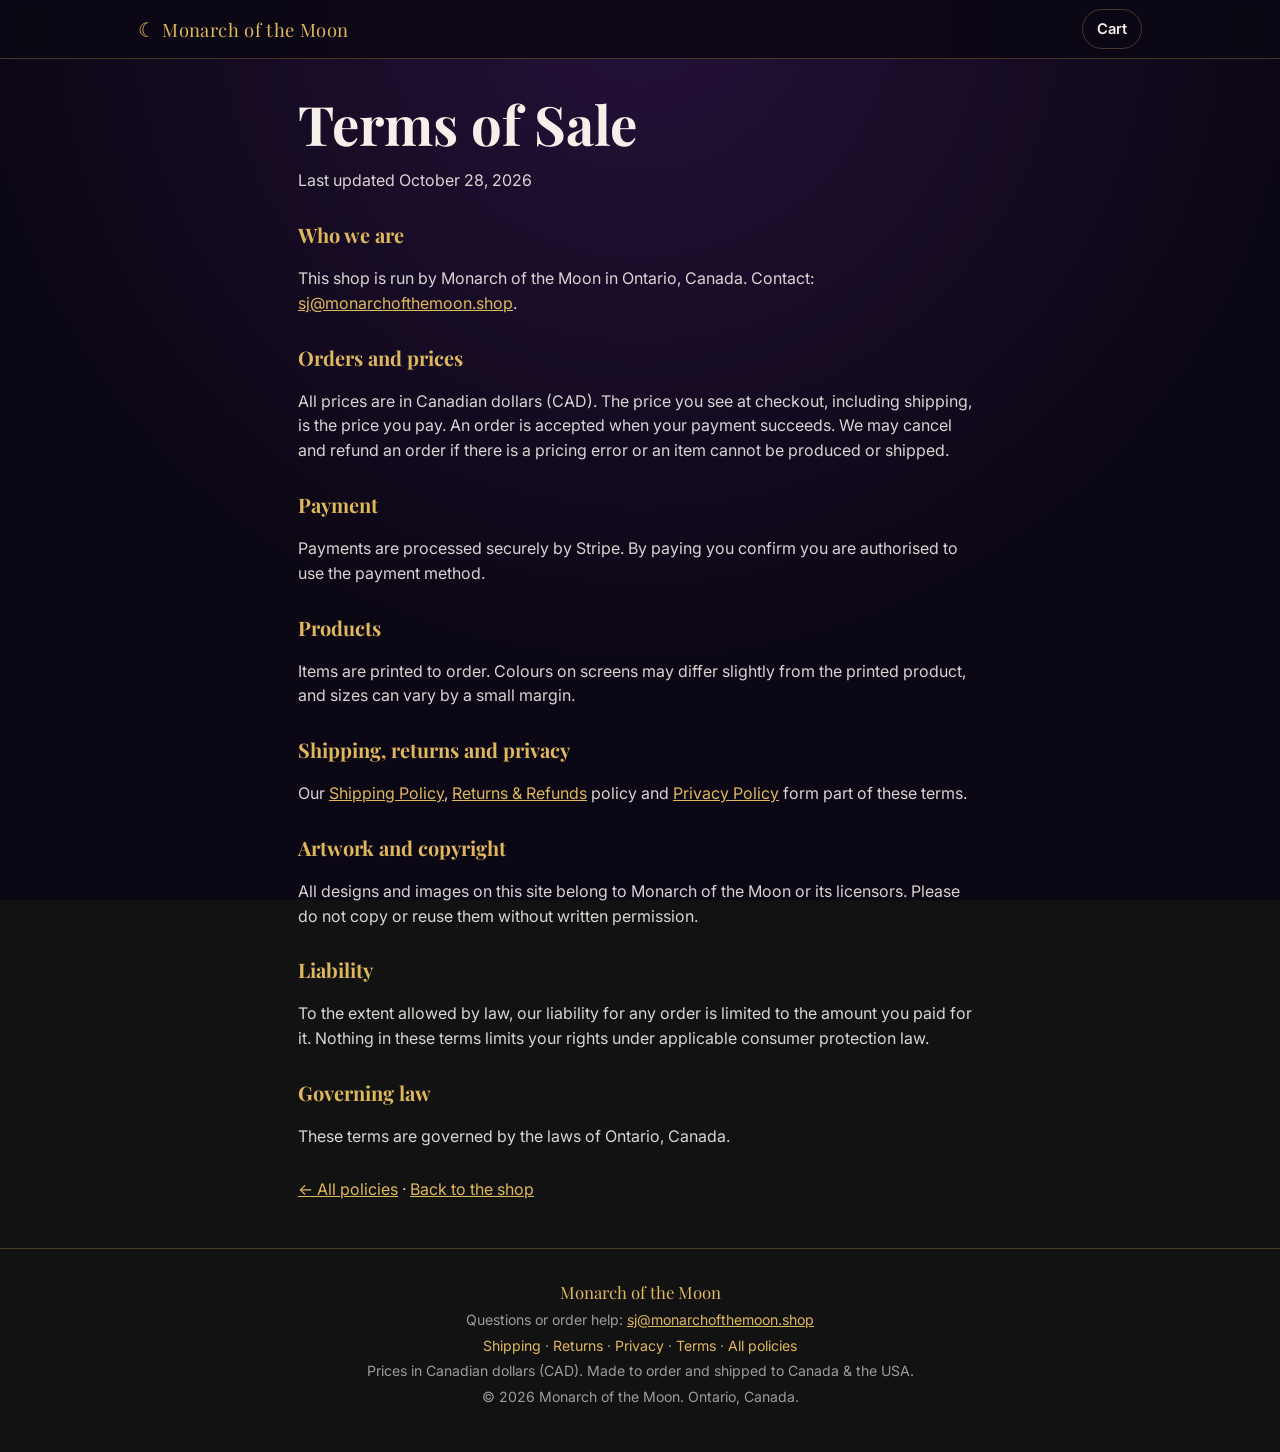
<file: legal/terms.html>
<!DOCTYPE html>
<html lang="en">
<head>
<meta charset="UTF-8">
<meta name="viewport" content="width=device-width, initial-scale=1.0">
<title>Terms of Sale | Monarch of the Moon</title>
<meta name="description" content="Terms for buying from Monarch of the Moon.">
<link rel="canonical" href="https://monarchofthemoon.shop/legal/terms.html">
<meta name="theme-color" content="#0c0714">
<link rel="icon" href="data:image/svg+xml,%3Csvg xmlns=%22http://www.w3.org/2000/svg%22 viewBox=%220 0 100 100%22%3E%3Ctext y=%22.9em%22 font-size=%2290%22%3E%F0%9F%8C%99%3C/text%3E%3C/svg%3E">
<link href="https://fonts.googleapis.com/css2?family=Playfair+Display:wght@700&amp;family=Inter:wght@400;500;600;700&amp;display=swap" rel="stylesheet">
<link rel="stylesheet" href="/shop.css?v=4">
<style>.doc{max-width:720px;margin:0 auto;padding:26px 18px 10px}.doc h1{margin:10px 0 4px}.doc h2{font-family:"Playfair Display",Georgia,serif;color:var(--gold);font-size:1.25rem;margin:26px 0 6px}.doc p,.doc li{color:rgba(245,240,234,.88)}.doc ul{padding-left:20px}.doc a{color:var(--gold)}</style>
</head>
<body>
<header class="top"><div class="wrap"><a class="brand" href="/"><span>&#9790;</span>Monarch of the Moon</a><a class="cartlink" href="/cart.html">Cart</a></div></header>
<main class="doc">
<h1 class="serif">Terms of Sale</h1>
<p class="muted">Last updated October 28, 2026</p>

<h2>Who we are</h2><p>This shop is run by Monarch of the Moon in Ontario, Canada. Contact: <a href="mailto:sj@monarchofthemoon.shop">sj@monarchofthemoon.shop</a>.</p>
<h2>Orders and prices</h2><p>All prices are in Canadian dollars (CAD). The price you see at checkout, including shipping, is the price you pay. An order is accepted when your payment succeeds. We may cancel and refund an order if there is a pricing error or an item cannot be produced or shipped.</p>
<h2>Payment</h2><p>Payments are processed securely by Stripe. By paying you confirm you are authorised to use the payment method.</p>
<h2>Products</h2><p>Items are printed to order. Colours on screens may differ slightly from the printed product, and sizes can vary by a small margin.</p>
<h2>Shipping, returns and privacy</h2><p>Our <a href="/legal/shipping.html">Shipping Policy</a>, <a href="/legal/returns.html">Returns &amp; Refunds</a> policy and <a href="/legal/privacy.html">Privacy Policy</a> form part of these terms.</p>
<h2>Artwork and copyright</h2><p>All designs and images on this site belong to Monarch of the Moon or its licensors. Please do not copy or reuse them without written permission.</p>
<h2>Liability</h2><p>To the extent allowed by law, our liability for any order is limited to the amount you paid for it. Nothing in these terms limits your rights under applicable consumer protection law.</p>
<h2>Governing law</h2><p>These terms are governed by the laws of Ontario, Canada.</p>
<p style="margin-top:28px"><a href="/legal/">&larr; All policies</a> &middot; <a href="/">Back to the shop</a></p>
</main>
<footer class="muted"><div class="wrap">
<p class="serif gold" style="font-size:1.05rem">Monarch of the Moon</p>
<p>Questions or order help: <a href="mailto:sj@monarchofthemoon.shop">sj@monarchofthemoon.shop</a></p>
<p class="links"><a href="/legal/shipping.html">Shipping</a> &middot; <a href="/legal/returns.html">Returns</a> &middot; <a href="/legal/privacy.html">Privacy</a> &middot; <a href="/legal/terms.html">Terms</a> &middot; <a href="/legal/">All policies</a></p>
<p>Prices in Canadian dollars (CAD). Made to order and shipped to Canada &amp; the USA.</p>
<p>&copy; 2026 Monarch of the Moon. Ontario, Canada.</p>
</div></footer>
</body>
</html>
</file>
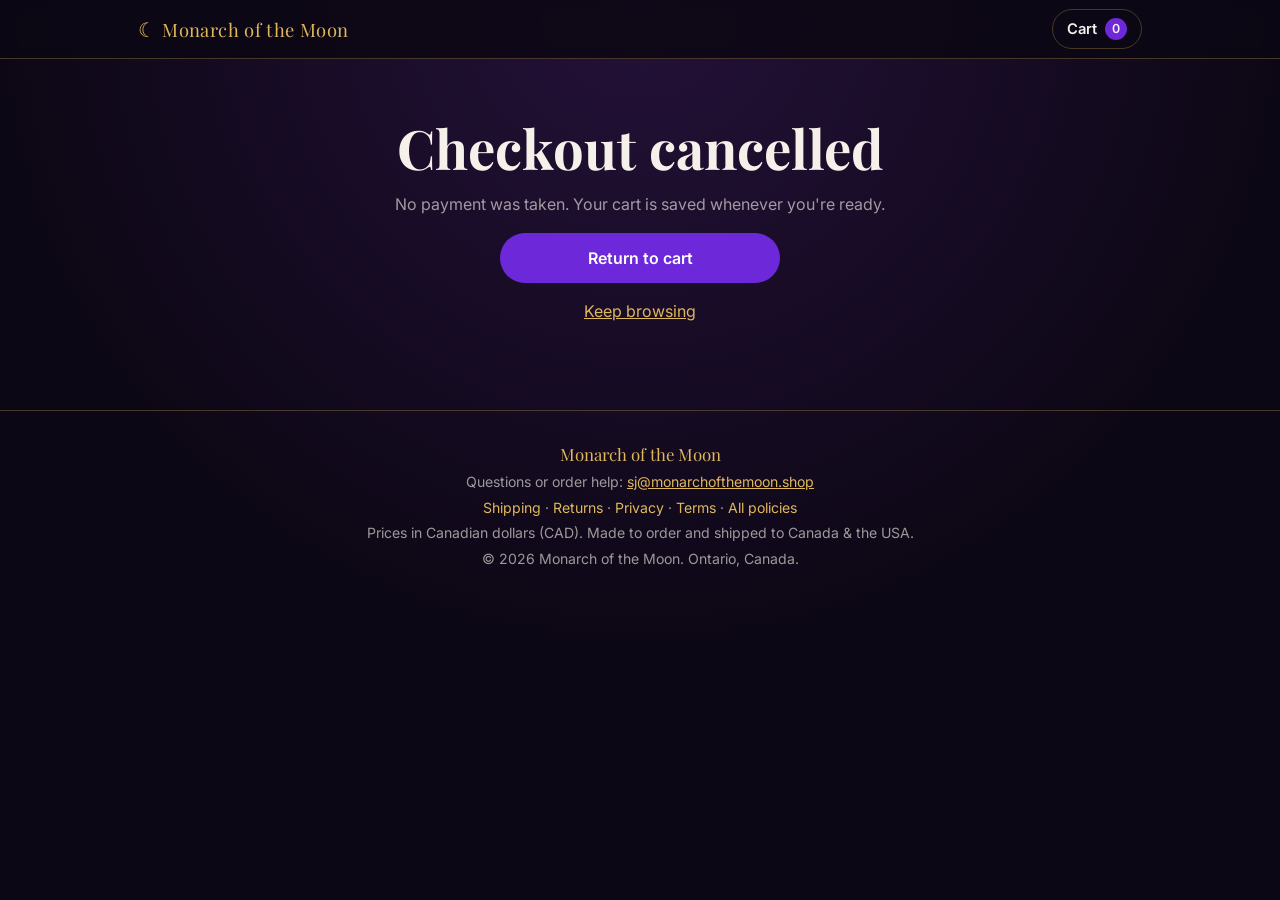
<file: shop/cancel.html>
<!DOCTYPE html>
<html lang="en"><head><meta charset="UTF-8"><title>Monarch of the Moon</title>
<meta name="robots" content="noindex, follow">
<link rel="canonical" href="https://monarchofthemoon.shop/cancel.html">
<script>location.replace("/cancel.html"+location.search+location.hash)</script>
<meta http-equiv="refresh" content="0; url=/cancel.html">
</head><body><p><a href="/cancel.html">Continue to Monarch of the Moon</a></p></body></html>
</file>
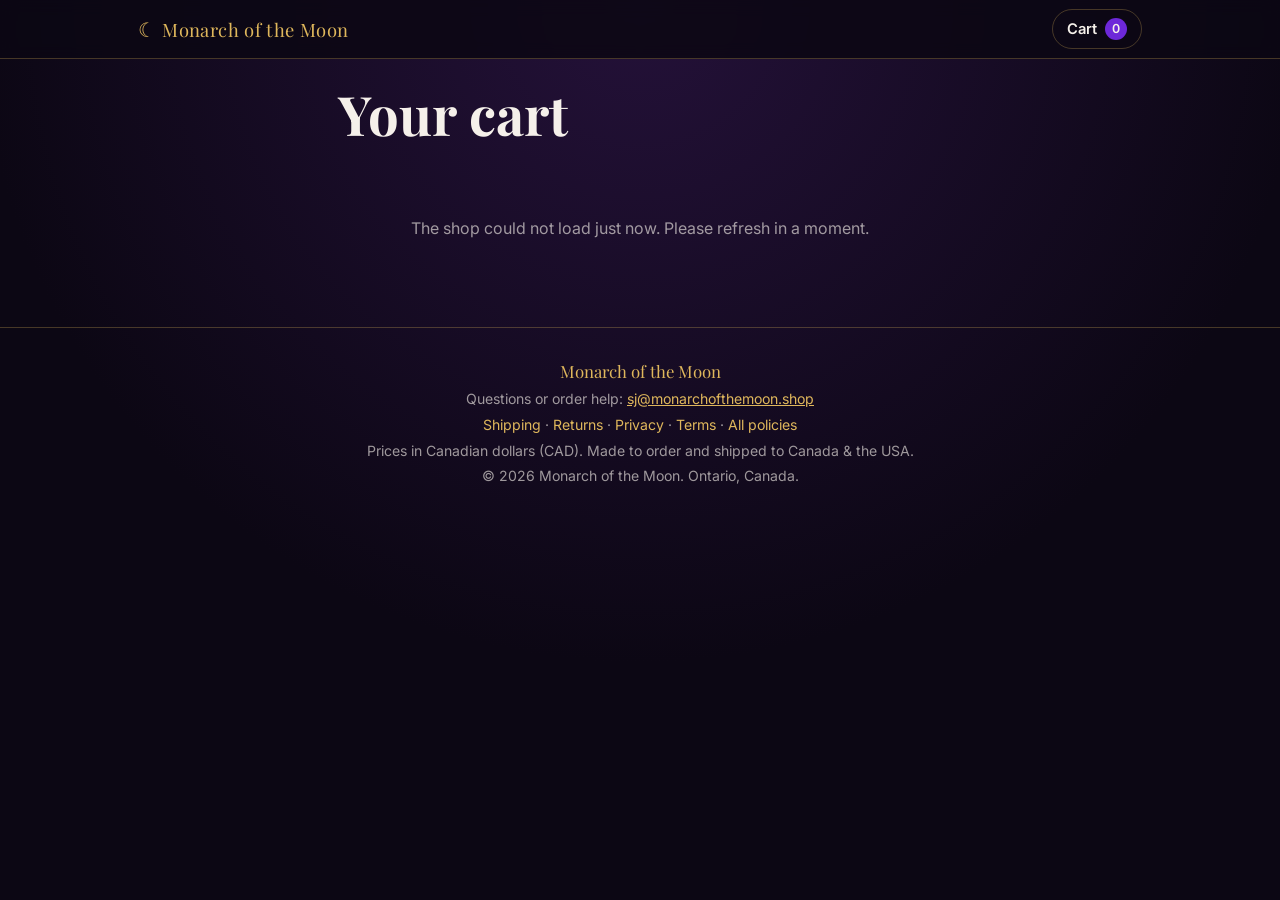
<file: shop/cart.html>
<!DOCTYPE html>
<html lang="en"><head><meta charset="UTF-8"><title>Monarch of the Moon</title>
<meta name="robots" content="noindex, follow">
<link rel="canonical" href="https://monarchofthemoon.shop/cart.html">
<script>location.replace("/cart.html"+location.search+location.hash)</script>
<meta http-equiv="refresh" content="0; url=/cart.html">
</head><body><p><a href="/cart.html">Continue to Monarch of the Moon</a></p></body></html>
</file>
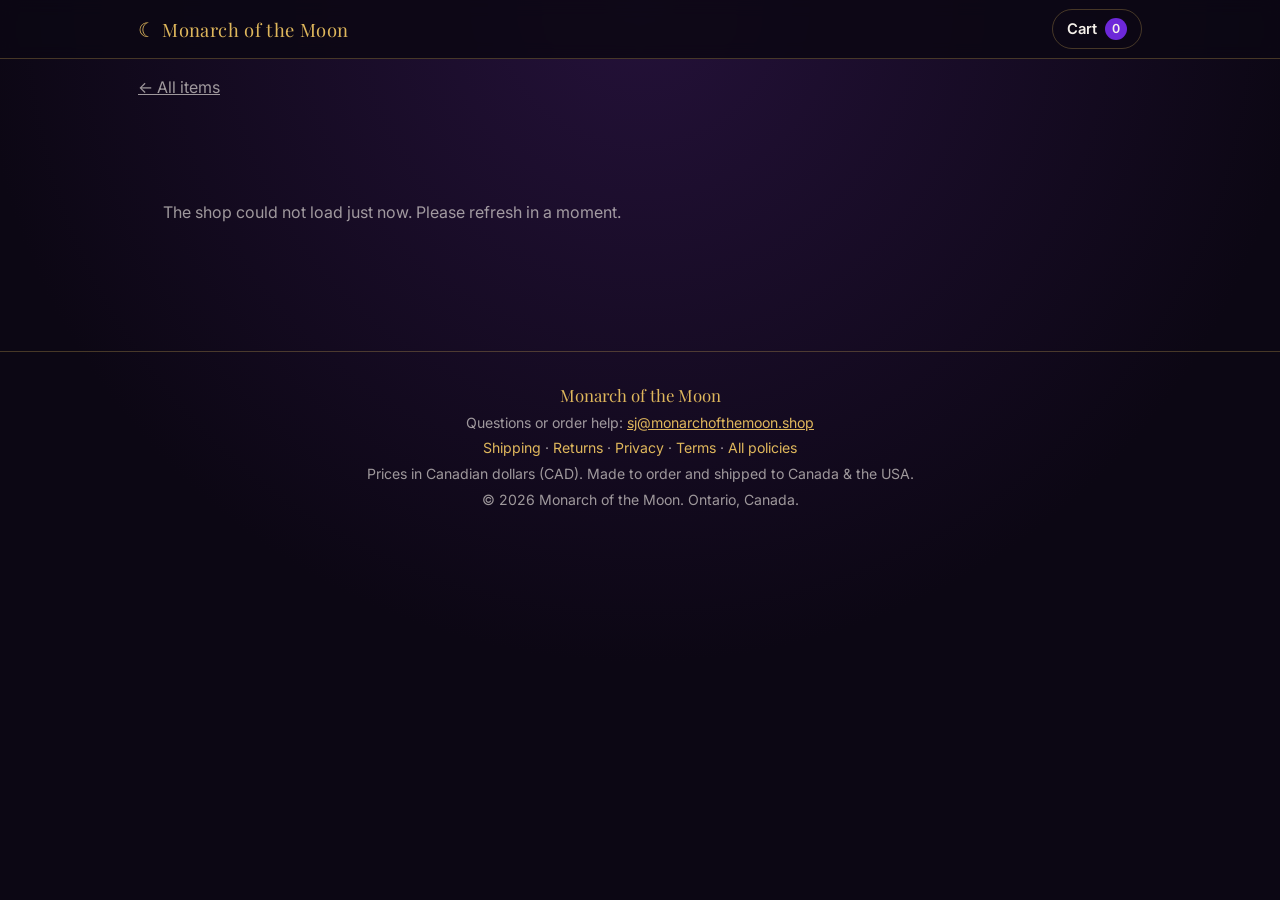
<file: shop/product.html>
<!DOCTYPE html>
<html lang="en"><head><meta charset="UTF-8"><title>Monarch of the Moon</title>
<meta name="robots" content="noindex, follow">
<link rel="canonical" href="https://monarchofthemoon.shop/product.html">
<script>location.replace("/product.html"+location.search+location.hash)</script>
<meta http-equiv="refresh" content="0; url=/product.html">
</head><body><p><a href="/product.html">Continue to Monarch of the Moon</a></p></body></html>
</file>
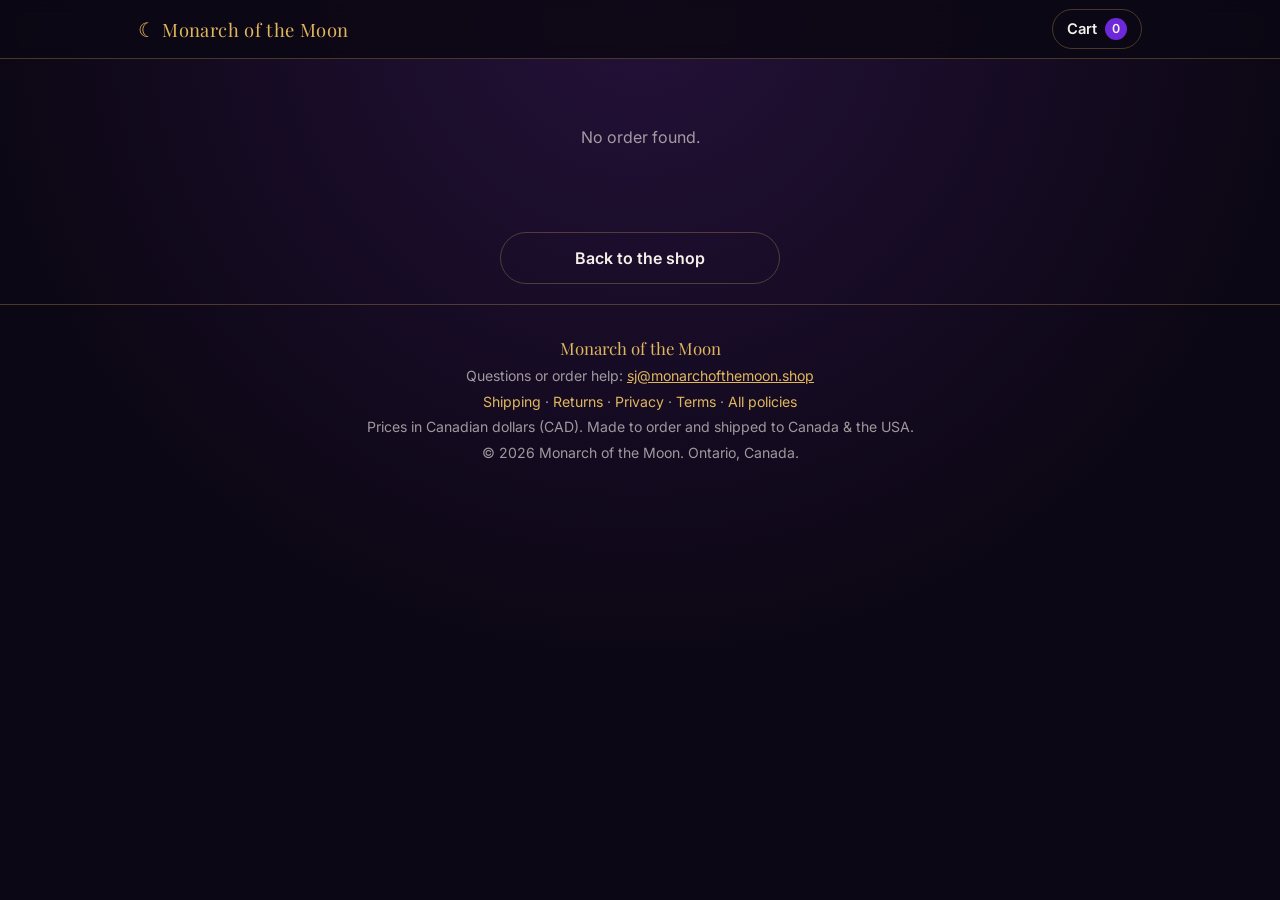
<file: shop/success.html>
<!DOCTYPE html>
<html lang="en"><head><meta charset="UTF-8"><title>Monarch of the Moon</title>
<meta name="robots" content="noindex, follow">
<link rel="canonical" href="https://monarchofthemoon.shop/success.html">
<script>location.replace("/success.html"+location.search+location.hash)</script>
<meta http-equiv="refresh" content="0; url=/success.html">
</head><body><p><a href="/success.html">Continue to Monarch of the Moon</a></p></body></html>
</file>
<file: shop.css>
:root{color-scheme:dark;--bg:#0c0714;--card:#160d22;--card2:#1d1230;--gold:#dfb75c;--purple:#6d28d9;--text:#f5f0ea;--muted:rgba(245,240,234,.62);--line:rgba(223,183,92,.28)}
*{box-sizing:border-box}
html{-webkit-text-size-adjust:100%}
body{margin:0;min-height:100vh;background:radial-gradient(circle at 50% 0%,#241139 0%,var(--bg) 60%) fixed;color:var(--text);font-family:Inter,system-ui,sans-serif;line-height:1.55}
a{color:inherit}
img{max-width:100%;display:block}
.serif{font-family:"Playfair Display",Georgia,serif}
.gold{color:var(--gold)}
.muted{color:var(--muted)}
.wrap{max-width:1040px;margin:0 auto;padding:0 18px}
.top{position:sticky;top:0;z-index:5;background:rgba(12,7,20,.88);backdrop-filter:blur(8px);border-bottom:1px solid var(--line)}
.top .wrap{display:flex;align-items:center;justify-content:space-between;height:58px}
.brand{text-decoration:none;font-family:"Playfair Display",Georgia,serif;font-size:1.15rem;color:var(--gold);letter-spacing:.02em}
.brand span{font-size:1.1em;margin-right:6px}
.cartlink{display:inline-flex;align-items:center;gap:8px;text-decoration:none;padding:8px 14px;border:1px solid var(--line);border-radius:999px;font-weight:600;font-size:.92rem}
.count{background:var(--purple);border-radius:999px;min-width:22px;height:22px;display:inline-grid;place-items:center;font-size:.78rem;padding:0 6px}
.hero{padding:34px 0 8px;text-align:center}
.eyebrow{letter-spacing:.24em;text-transform:uppercase;font-size:.72rem;margin:0}
h1{font-size:clamp(2rem,8vw,3.4rem);line-height:1.05;margin:10px 0 8px}
.hero p{margin:0 auto;max-width:520px}
.stars{letter-spacing:.6em;color:var(--gold);opacity:.7;font-size:.8rem;margin:14px 0 0}
.grid{display:grid;grid-template-columns:repeat(2,1fr);gap:12px;margin:26px 0 40px}
@media(min-width:760px){.grid{grid-template-columns:repeat(3,1fr);gap:18px}}
.card{display:flex;flex-direction:column;background:var(--card);border:1px solid var(--line);border-radius:18px;overflow:hidden;text-decoration:none;transition:transform .15s,border-color .15s}
.card:hover,.card:focus-visible{transform:translateY(-2px);border-color:var(--gold)}
.card .ph{aspect-ratio:1;background:#f3f0ea}
.card .ph img{width:100%;height:100%;object-fit:cover}
.card .info{padding:12px 12px 14px}
.card h2{font-size:1rem;margin:0 0 4px;line-height:1.25}
.card .price{color:var(--gold);font-weight:600;font-size:.95rem}
.tag{display:inline-block;font-size:.7rem;letter-spacing:.06em;text-transform:uppercase;border:1px solid var(--line);border-radius:999px;padding:2px 8px;margin-top:6px;color:var(--muted)}
.btn{display:inline-flex;justify-content:center;align-items:center;gap:8px;width:100%;padding:15px 22px;border:0;border-radius:999px;background:var(--purple);color:#fff;font:600 1rem Inter,system-ui,sans-serif;text-decoration:none;cursor:pointer}
.btn:hover,.btn:focus-visible{background:#7c3aed}
.btn[disabled]{opacity:.55;cursor:not-allowed}
.btn.ghost{background:transparent;border:1px solid var(--line);color:var(--text)}
.product{display:grid;gap:22px;padding:22px 0 40px}
@media(min-width:820px){.product{grid-template-columns:1.1fr 1fr;gap:36px;padding-top:34px}}
.main-img{aspect-ratio:1;background:#f3f0ea;border-radius:18px;overflow:hidden;border:1px solid var(--line)}
.main-img img{width:100%;height:100%;object-fit:contain}
.thumbs{display:flex;gap:8px;overflow-x:auto;padding:10px 0 2px;scrollbar-width:thin}
.thumbs button{flex:0 0 64px;height:64px;padding:0;border-radius:10px;overflow:hidden;border:2px solid transparent;background:#f3f0ea;cursor:pointer}
.thumbs button[aria-current=true]{border-color:var(--gold)}
.thumbs img{width:100%;height:100%;object-fit:cover}
.product h1{font-size:clamp(1.7rem,6vw,2.4rem);margin:0 0 6px}
.bigprice{font-size:1.5rem;color:var(--gold);font-weight:600;margin:0 0 14px}
.opt{margin:0 0 14px;border:0;padding:0}
.opt legend{font-size:.8rem;letter-spacing:.12em;text-transform:uppercase;color:var(--muted);margin-bottom:8px}
.chips{display:flex;flex-wrap:wrap;gap:8px}
.chip{padding:10px 14px;border-radius:999px;border:1px solid var(--line);background:var(--card);color:var(--text);font:500 .92rem Inter,system-ui,sans-serif;cursor:pointer;min-height:44px}
.chip[aria-pressed=true]{border-color:var(--gold);background:var(--card2);color:var(--gold)}
.chip:disabled{opacity:.35;text-decoration:line-through;cursor:not-allowed}
.qty{display:inline-flex;align-items:center;border:1px solid var(--line);border-radius:999px;overflow:hidden}
.qty button{width:44px;height:44px;border:0;background:transparent;color:var(--text);font-size:1.2rem;cursor:pointer}
.qty input{width:44px;text-align:center;border:0;background:transparent;color:var(--text);font:600 1rem Inter,sans-serif}
.row{display:flex;gap:12px;align-items:center;margin:6px 0 16px}
.desc p{margin:0 0 10px}
.note{font-size:.88rem;border:1px solid var(--line);border-radius:14px;padding:12px 14px;background:var(--card);margin:16px 0}
.toast{position:fixed;left:50%;bottom:18px;transform:translateX(-50%);background:var(--card2);border:1px solid var(--gold);padding:12px 18px;border-radius:999px;font-weight:600;opacity:0;transition:opacity .2s;pointer-events:none;z-index:9}
.toast.show{opacity:1}
.panel{background:var(--card);border:1px solid var(--line);border-radius:18px;padding:16px;margin:16px 0}
.line{display:grid;grid-template-columns:72px 1fr auto;gap:12px;align-items:center;padding:12px 0;border-bottom:1px solid rgba(223,183,92,.14)}
.line:last-child{border-bottom:0}
.line img{width:72px;height:72px;object-fit:cover;border-radius:10px;background:#f3f0ea}
.line .t{font-weight:600;line-height:1.25}
.line .v{font-size:.85rem;color:var(--muted)}
.line .rm{background:none;border:0;color:var(--muted);text-decoration:underline;cursor:pointer;padding:4px 0;font-size:.85rem}
.sum{display:flex;justify-content:space-between;padding:6px 0}
.sum.total{font-weight:700;font-size:1.1rem;border-top:1px solid var(--line);margin-top:6px;padding-top:12px}
select{width:100%;padding:13px 14px;border-radius:12px;border:1px solid var(--line);background:var(--card2);color:var(--text);font:500 1rem Inter,sans-serif}
.err{color:#ffb4b4;font-size:.92rem;min-height:1.2em;margin:10px 0 0}
.center{text-align:center;padding:50px 0}
footer{border-top:1px solid var(--line);padding:26px 0 40px;margin-top:20px;font-size:.88rem;text-align:center}
footer a{color:var(--gold)}
footer p{margin:4px 0}

footer .links{font-size:.88rem}footer .links a{color:var(--gold);text-decoration:none}footer .links a:hover{text-decoration:underline}
</file>
